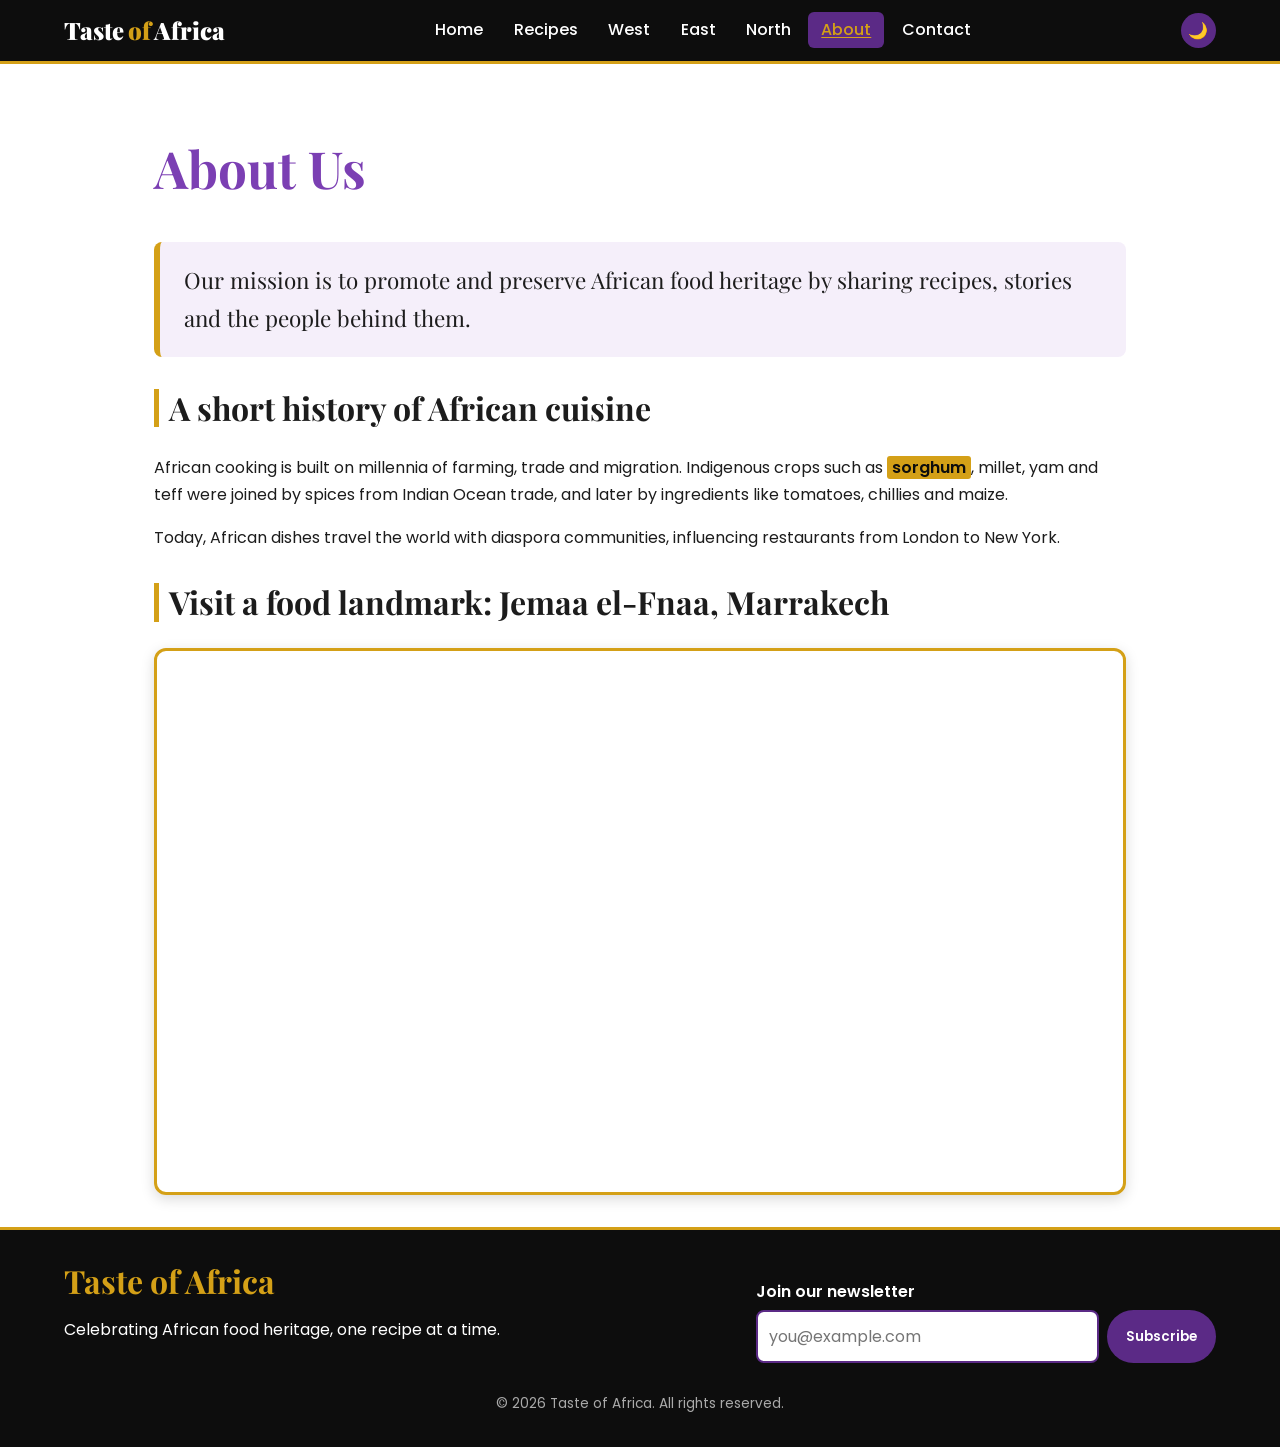
<file: about.html>
<!DOCTYPE html>
<html lang="en">
<head>
<meta charset="UTF-8">
<meta name="viewport" content="width=device-width, initial-scale=1">
<meta name="description" content="Taste of Africa: a celebration of African cuisine.">
<title>About Us | Taste of Africa</title>
<link rel="preconnect" href="https://fonts.googleapis.com">
<link href="https://fonts.googleapis.com/css2?family=Playfair+Display:wght@700;900&family=Poppins:wght@400;500;600&display=swap" rel="stylesheet">
<link rel="stylesheet" href="styles.css">
</head>
<body>
<header class="site-header">
  <a class="logo" href="index.html">Taste<span>of</span>Africa</a>
  <nav aria-label="Main navigation"><ul><li><a href="index.html">Home</a></li><li><a href="recipes.html">Recipes</a></li><li><a href="west-africa.html">West</a></li><li><a href="east-africa.html">East</a></li><li><a href="north-africa.html">North</a></li><li><a href="about.html" aria-current="page">About</a></li><li><a href="contact.html">Contact</a></li></ul></nav>
  <button id="themeToggle" class="icon-btn" aria-label="Toggle dark and light mode">🌙</button>
</header>
<main>
<section class="wrap"><h1>About Us</h1>
<blockquote class="mission">Our mission is to promote and preserve African food heritage by sharing recipes, stories and the people behind them.</blockquote>
<h2>A short history of African cuisine</h2>
<p>African cooking is built on millennia of farming, trade and migration. Indigenous crops such as <mark>sorghum</mark>, millet, yam and teff were joined by spices from Indian Ocean trade, and later by ingredients like tomatoes, chillies and maize.</p>
<p>Today, African dishes travel the world with diaspora communities, influencing restaurants from London to New York.</p>
<h2>Visit a food landmark: Jemaa el-Fnaa, Marrakech</h2><div class="video map"><iframe src="https://www.google.com/maps?q=Jemaa+el-Fnaa,+Marrakech&output=embed" title="Map of Jemaa el-Fnaa food market" loading="lazy"></iframe></div></section>
</main>
<footer class="site-footer">
  <div>
    <h2>Taste of Africa</h2>
    <p>Celebrating African food heritage, one recipe at a time.</p>
  </div>
  <form id="newsletterForm" novalidate>
    <label for="nlEmail">Join our newsletter</label>
    <div class="row"><input type="email" id="nlEmail" placeholder="you@example.com" required><button class="btn" type="submit">Subscribe</button></div>
    <p id="nlMsg" role="status"></p>
  </form>
  <p class="copy">© 2026 Taste of Africa. All rights reserved.</p>
</footer>
<script src="script.js"></script>
</body>
</html>
</file>
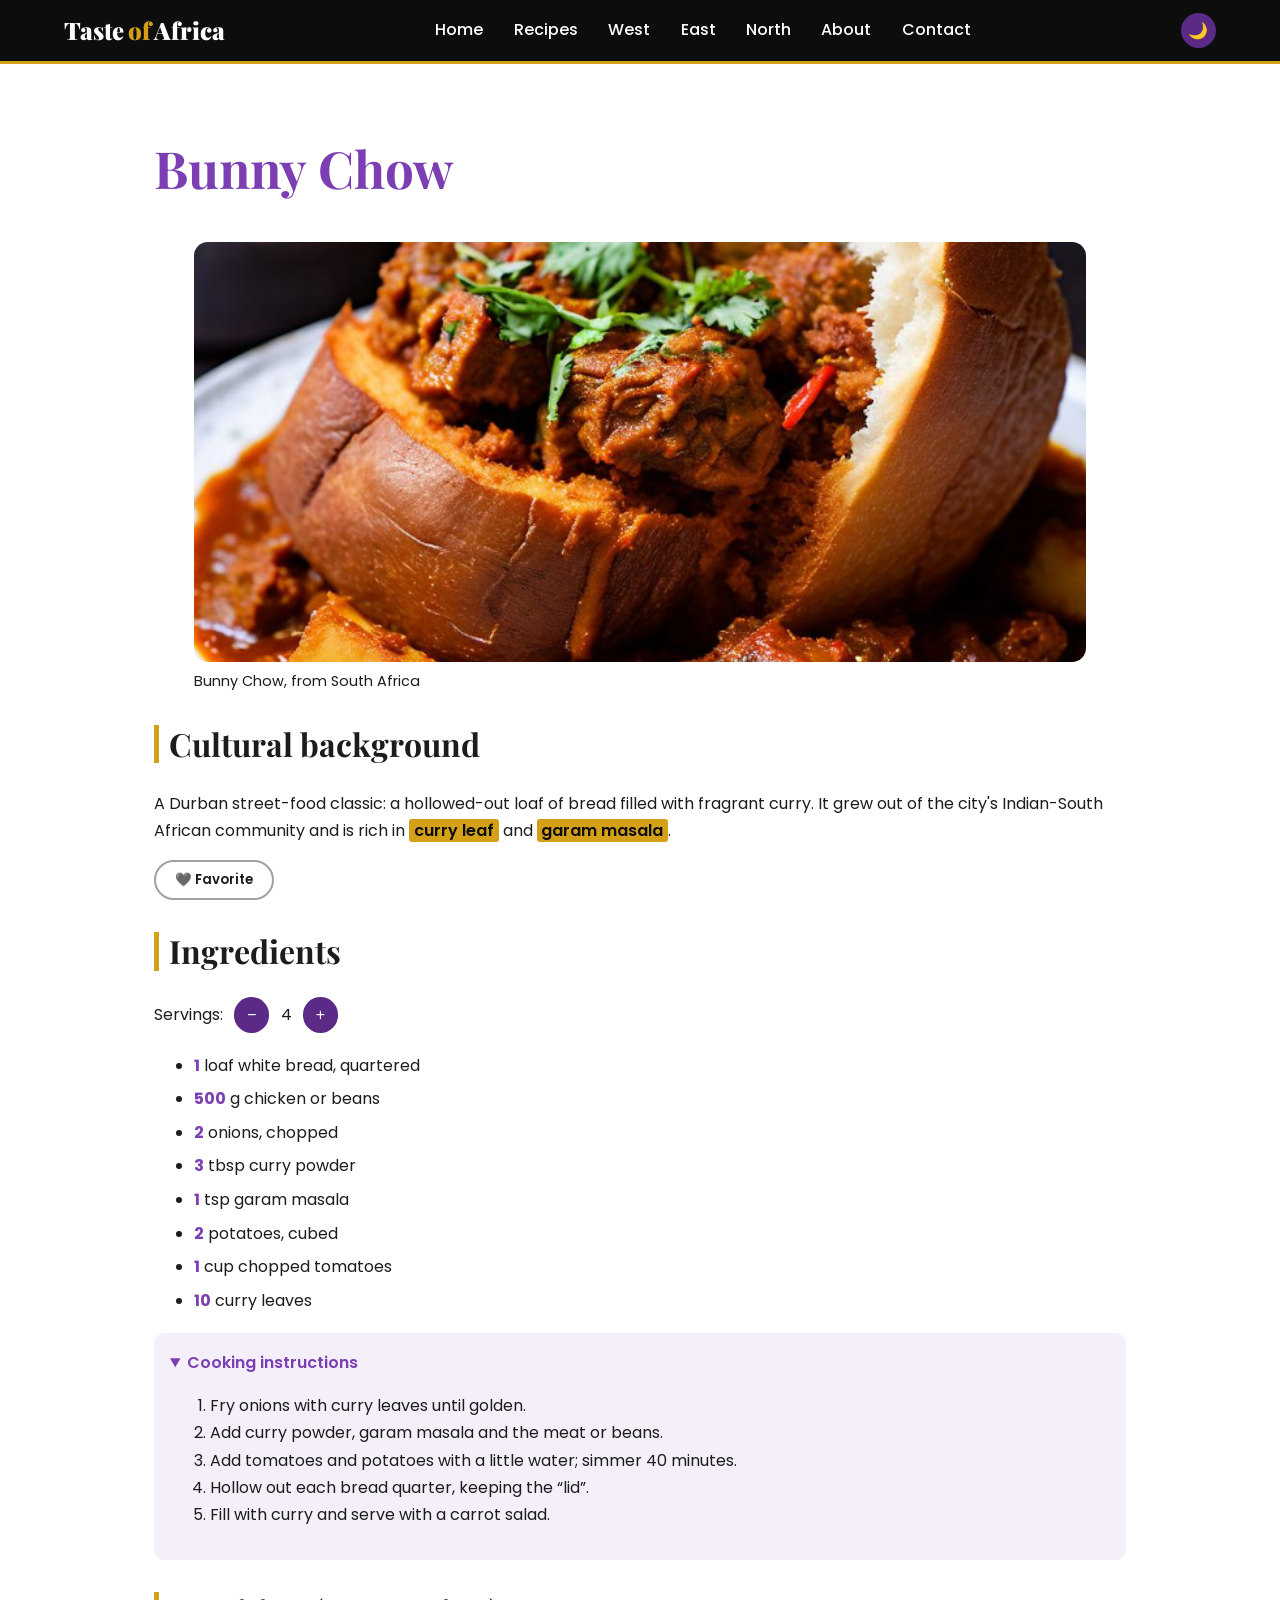
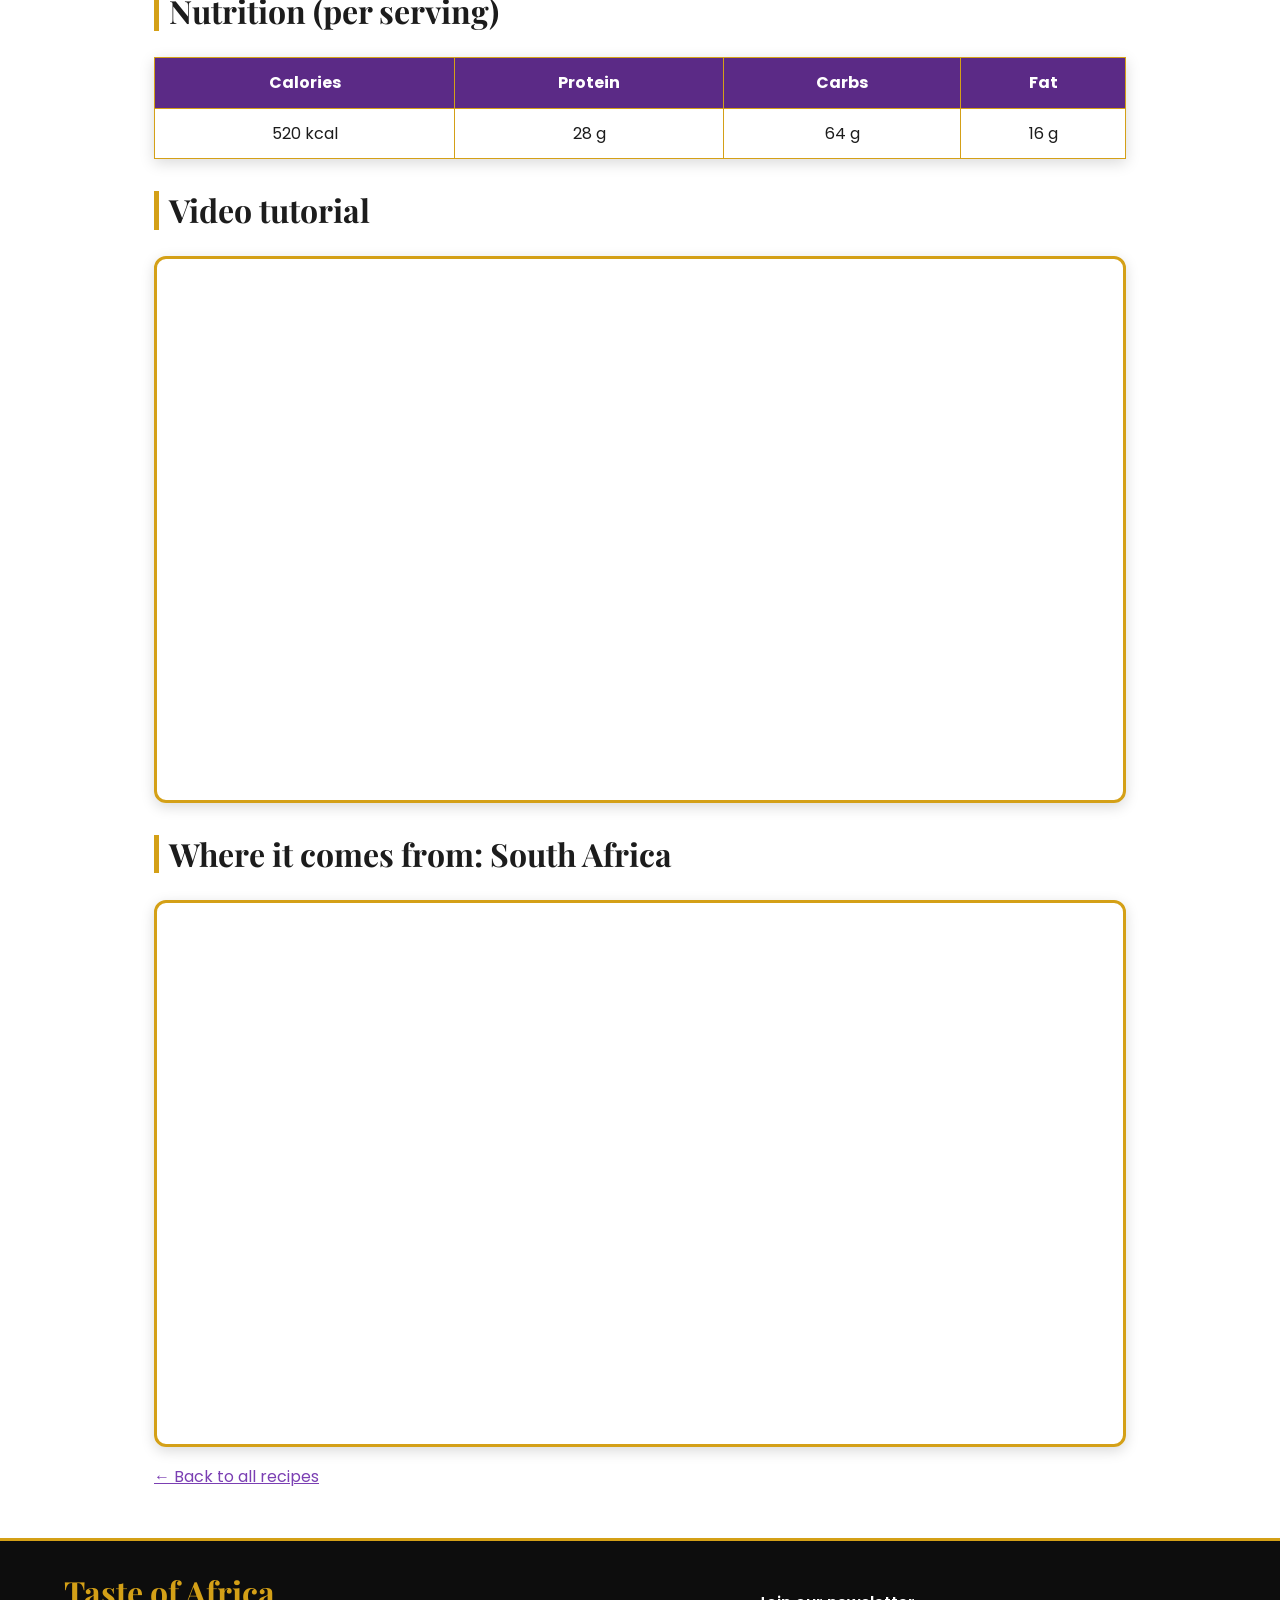
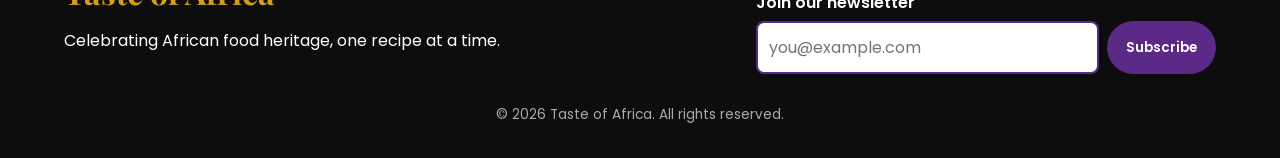
<file: bunny-chow.html>
<!DOCTYPE html>
<html lang="en">
<head>
<meta charset="UTF-8">
<meta name="viewport" content="width=device-width, initial-scale=1">
<meta name="description" content="Taste of Africa: a celebration of African cuisine.">
<title>Bunny Chow | Taste of Africa</title>
<link rel="preconnect" href="https://fonts.googleapis.com">
<link href="https://fonts.googleapis.com/css2?family=Playfair+Display:wght@700;900&family=Poppins:wght@400;500;600&display=swap" rel="stylesheet">
<link rel="stylesheet" href="styles.css">
</head>
<body>
<header class="site-header">
  <a class="logo" href="index.html">Taste<span>of</span>Africa</a>
  <nav aria-label="Main navigation"><ul><li><a href="index.html">Home</a></li><li><a href="recipes.html">Recipes</a></li><li><a href="west-africa.html">West</a></li><li><a href="east-africa.html">East</a></li><li><a href="north-africa.html">North</a></li><li><a href="about.html">About</a></li><li><a href="contact.html">Contact</a></li></ul></nav>
  <button id="themeToggle" class="icon-btn" aria-label="Toggle dark and light mode">🌙</button>
</header>
<main>
<article class="wrap recipe" data-id="bunny-chow">
<h1>Bunny Chow</h1>
<figure><img src="images/bunny-chow.jpg.png" alt="Bunny Chow served on a plate"><figcaption>Bunny Chow, from South Africa</figcaption></figure>
<section><h2>Cultural background</h2><p>A Durban street-food classic: a hollowed-out loaf of bread filled with fragrant curry. It grew out of the city's Indian-South African community and is rich in <mark>curry leaf</mark> and <mark>garam masala</mark>.</p><button class="fav" data-id="bunny-chow" aria-pressed="false">❤️ Favorite</button></section>
<section><h2>Ingredients</h2>
<div class="scaler"><label for="servings">Servings:</label><button class="icon-btn" id="minus" aria-label="Fewer servings">−</button><output id="servings" data-base="4">4</output><button class="icon-btn" id="plus" aria-label="More servings">+</button></div>
<ul class="ingredients"><li data-qty="1"><span class="q">1</span> loaf white bread, quartered</li><li data-qty="500"><span class="q">500</span> g chicken or beans</li><li data-qty="2"><span class="q">2</span> onions, chopped</li><li data-qty="3"><span class="q">3</span> tbsp curry powder</li><li data-qty="1"><span class="q">1</span> tsp garam masala</li><li data-qty="2"><span class="q">2</span> potatoes, cubed</li><li data-qty="1"><span class="q">1</span> cup chopped tomatoes</li><li data-qty="10"><span class="q">10</span> curry leaves</li></ul></section>
<section><details open><summary>Cooking instructions</summary><ol><li>Fry onions with curry leaves until golden.</li><li>Add curry powder, garam masala and the meat or beans.</li><li>Add tomatoes and potatoes with a little water; simmer 40 minutes.</li><li>Hollow out each bread quarter, keeping the “lid”.</li><li>Fill with curry and serve with a carrot salad.</li></ol></details></section>
<section><h2>Nutrition (per serving)</h2><table><thead><tr><th>Calories</th><th>Protein</th><th>Carbs</th><th>Fat</th></tr></thead><tbody><tr><td>520 kcal</td><td>28 g</td><td>64 g</td><td>16 g</td></tr></tbody></table></section>
<section><h2>Video tutorial</h2><div class="video"><iframe src="https://www.youtube-nocookie.com/embed/VIDEO_ID_BUNNY" title="How to make Bunny Chow" loading="lazy" allowfullscreen></iframe></div></section>
<section><h2>Where it comes from: South Africa</h2><div class="video map"><iframe src="https://www.google.com/maps?q=Durban,+South+Africa&output=embed" title="Map of South Africa" loading="lazy"></iframe></div></section>
<p><a href="recipes.html">← Back to all recipes</a></p></article>
</main>
<footer class="site-footer">
  <div>
    <h2>Taste of Africa</h2>
    <p>Celebrating African food heritage, one recipe at a time.</p>
  </div>
  <form id="newsletterForm" novalidate>
    <label for="nlEmail">Join our newsletter</label>
    <div class="row"><input type="email" id="nlEmail" placeholder="you@example.com" required><button class="btn" type="submit">Subscribe</button></div>
    <p id="nlMsg" role="status"></p>
  </form>
  <p class="copy">© 2026 Taste of Africa. All rights reserved.</p>
</footer>
<script src="script.js"></script>
</body>
</html>
</file>
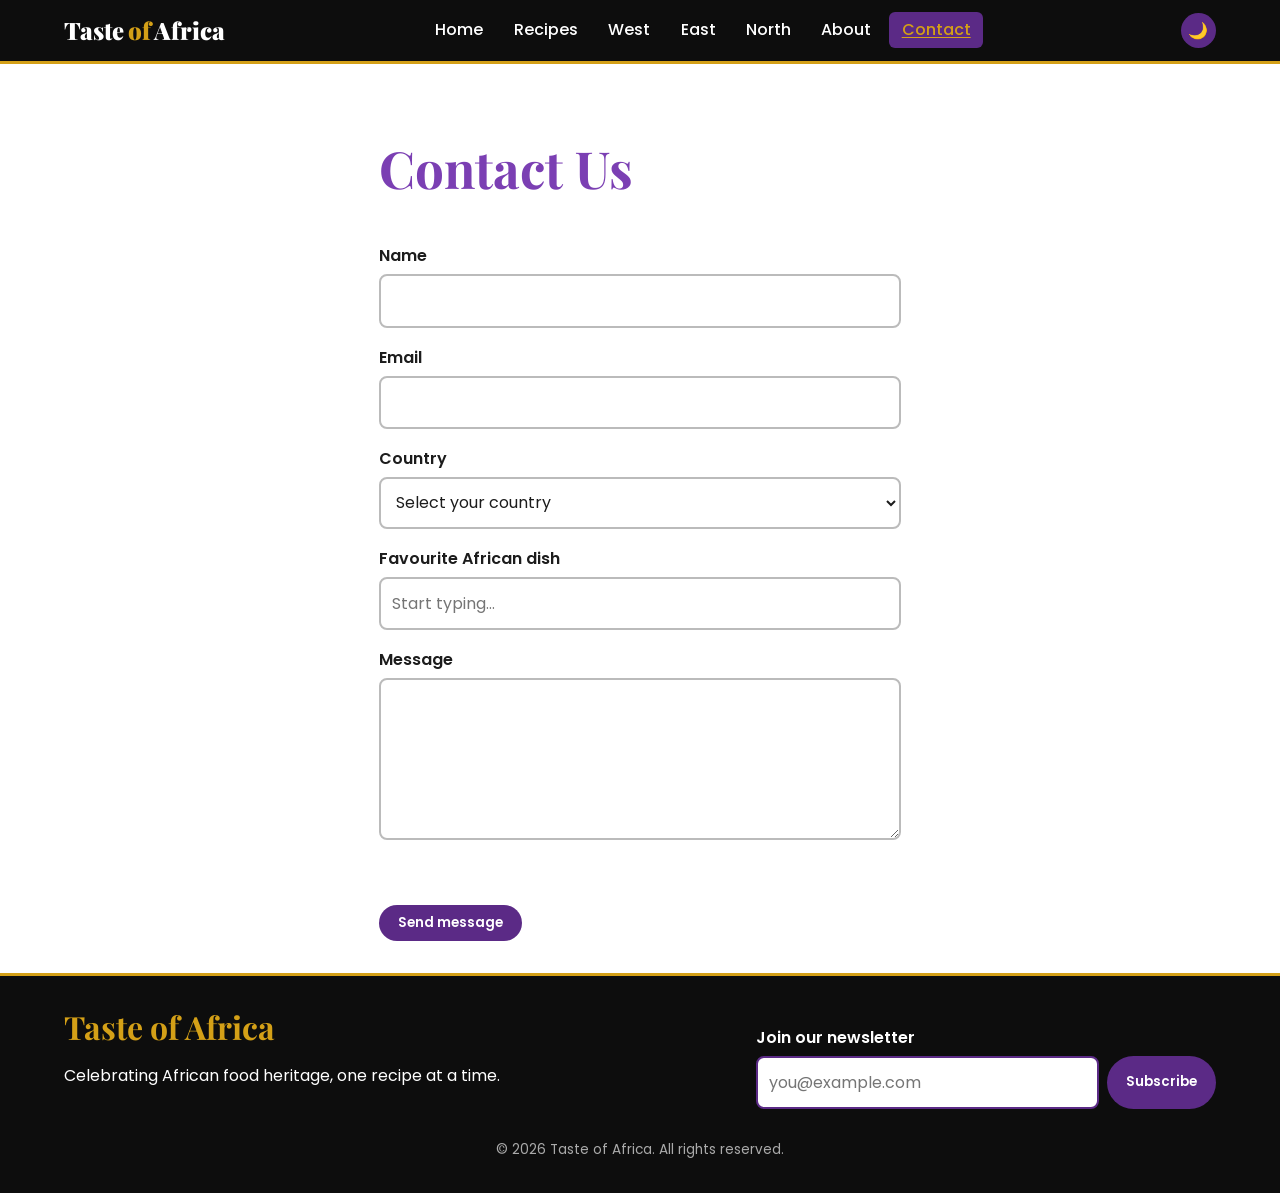
<file: contact.html>
<!DOCTYPE html>
<html lang="en">
<head>
<meta charset="UTF-8">
<meta name="viewport" content="width=device-width, initial-scale=1">
<meta name="description" content="Taste of Africa: a celebration of African cuisine.">
<title>Contact | Taste of Africa</title>
<link rel="preconnect" href="https://fonts.googleapis.com">
<link href="https://fonts.googleapis.com/css2?family=Playfair+Display:wght@700;900&family=Poppins:wght@400;500;600&display=swap" rel="stylesheet">
<link rel="stylesheet" href="styles.css">
</head>
<body>
<header class="site-header">
  <a class="logo" href="index.html">Taste<span>of</span>Africa</a>
  <nav aria-label="Main navigation"><ul><li><a href="index.html">Home</a></li><li><a href="recipes.html">Recipes</a></li><li><a href="west-africa.html">West</a></li><li><a href="east-africa.html">East</a></li><li><a href="north-africa.html">North</a></li><li><a href="about.html">About</a></li><li><a href="contact.html" aria-current="page">Contact</a></li></ul></nav>
  <button id="themeToggle" class="icon-btn" aria-label="Toggle dark and light mode">🌙</button>
</header>
<main>
<section class="wrap narrow"><h1>Contact Us</h1>
<form id="contactForm" novalidate>
<label for="name">Name</label><input type="text" id="name" required>
<label for="email">Email</label><input type="email" id="email" required>
<label for="country">Country</label><select id="country" required><option value="">Select your country</option><option>Rwanda</option><option>Nigeria</option><option>Kenya</option><option>Ghana</option><option>Ethiopia</option><option>Morocco</option><option>South Africa</option><option>Egypt</option><option>Other</option></select>
<label for="dish">Favourite African dish</label><input type="text" id="dish" list="dishes" placeholder="Start typing…"><datalist id="dishes"><option value="Jollof Rice"><option value="Injera"><option value="Tagine"><option value="Bunny Chow"><option value="Isombe"></datalist>
<label for="message">Message</label><textarea id="message" rows="5" required></textarea>
<p id="formError" class="error" role="alert"></p>
<button class="btn" type="submit">Send message</button>
</form><p id="thanks" class="thanks hidden" role="status"></p></section>
</main>
<footer class="site-footer">
  <div>
    <h2>Taste of Africa</h2>
    <p>Celebrating African food heritage, one recipe at a time.</p>
  </div>
  <form id="newsletterForm" novalidate>
    <label for="nlEmail">Join our newsletter</label>
    <div class="row"><input type="email" id="nlEmail" placeholder="you@example.com" required><button class="btn" type="submit">Subscribe</button></div>
    <p id="nlMsg" role="status"></p>
  </form>
  <p class="copy">© 2026 Taste of Africa. All rights reserved.</p>
</footer>
<script src="script.js"></script>
</body>
</html>
</file>
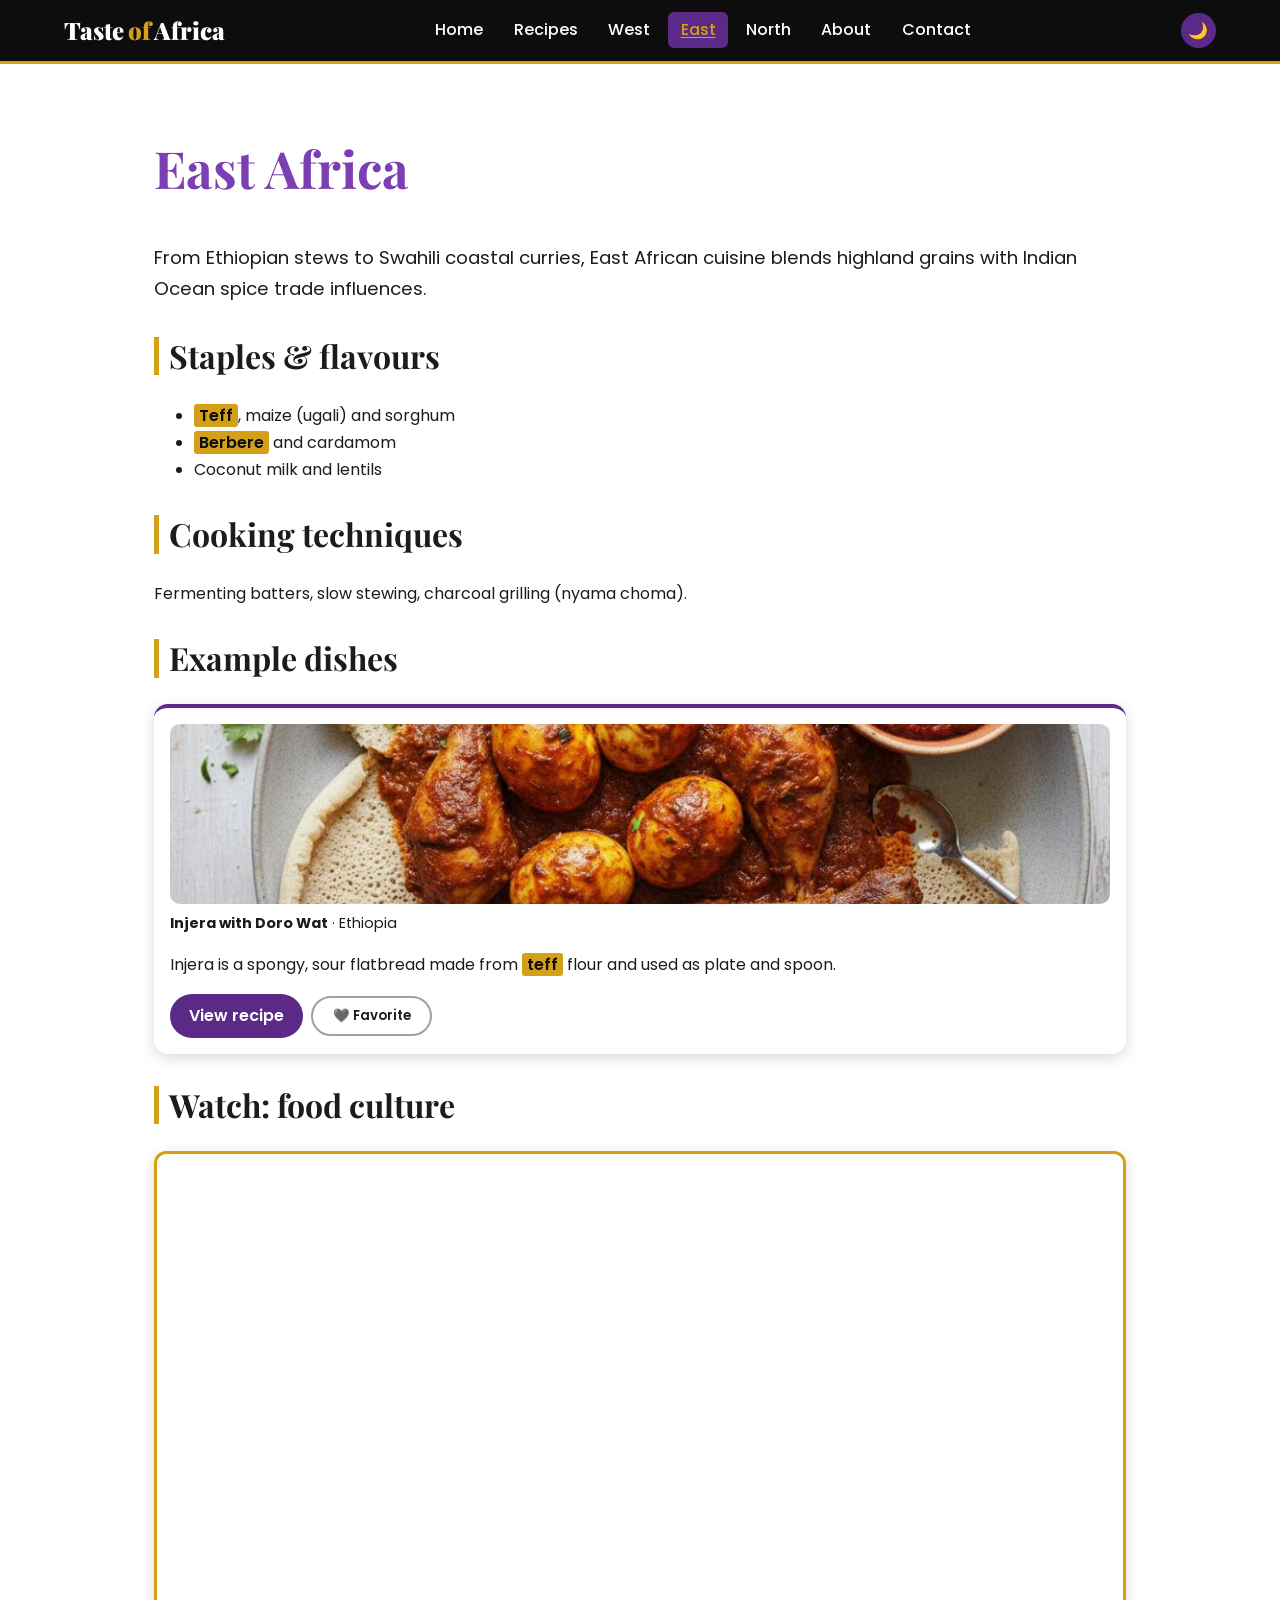
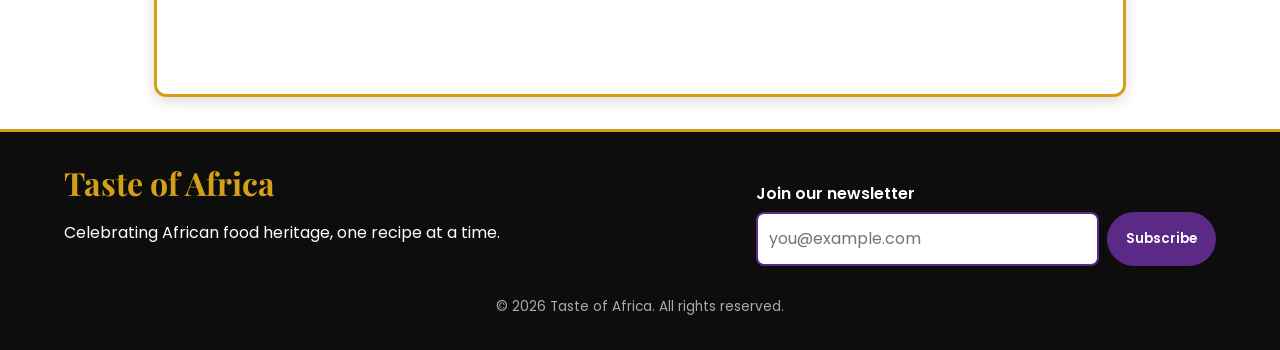
<file: east-africa.html>
<!DOCTYPE html>
<html lang="en">
<head>
<meta charset="UTF-8">
<meta name="viewport" content="width=device-width, initial-scale=1">
<meta name="description" content="Taste of Africa: a celebration of African cuisine.">
<title>East Africa | Taste of Africa</title>
<link rel="preconnect" href="https://fonts.googleapis.com">
<link href="https://fonts.googleapis.com/css2?family=Playfair+Display:wght@700;900&family=Poppins:wght@400;500;600&display=swap" rel="stylesheet">
<link rel="stylesheet" href="styles.css">
</head>
<body>
<header class="site-header">
  <a class="logo" href="index.html">Taste<span>of</span>Africa</a>
  <nav aria-label="Main navigation"><ul><li><a href="index.html">Home</a></li><li><a href="recipes.html">Recipes</a></li><li><a href="west-africa.html">West</a></li><li><a href="east-africa.html" aria-current="page">East</a></li><li><a href="north-africa.html">North</a></li><li><a href="about.html">About</a></li><li><a href="contact.html">Contact</a></li></ul></nav>
  <button id="themeToggle" class="icon-btn" aria-label="Toggle dark and light mode">🌙</button>
</header>
<main>
<section class="wrap"><h1>East Africa</h1><p class="lead">From Ethiopian stews to Swahili coastal curries, East African cuisine blends highland grains with Indian Ocean spice trade influences.</p>
<h2>Staples &amp; flavours</h2><ul><li><mark>Teff</mark>, maize (ugali) and sorghum</li><li><mark>Berbere</mark> and cardamom</li><li>Coconut milk and lentils</li></ul>
<h2>Cooking techniques</h2><p>Fermenting batters, slow stewing, charcoal grilling (nyama choma).</p>
<h2>Example dishes</h2><div class="grid"><article class="card" data-id="injera" data-region="east-africa">
<figure><img src="images/injera.jpg.png" alt="Injera with Doro Wat served on a plate" loading="lazy"><figcaption><strong>Injera with Doro Wat</strong> · Ethiopia</figcaption></figure>
<p>Injera is a spongy, sour flatbread made from <mark>teff</mark> flour and used as plate and spoon.</p>
<div class="card-actions"><a class="btn" href="injera.html">View recipe</a><button class="fav" data-id="injera" aria-pressed="false" aria-label="Favorite Injera with Doro Wat">❤️ Favorite</button></div>
</article></div>
<h2>Watch: food culture</h2><div class="video"><iframe src="https://www.youtube-nocookie.com/embed/VIDEO_ID_EAST" title="East Africa food culture" loading="lazy" allowfullscreen></iframe></div></section>
</main>
<footer class="site-footer">
  <div>
    <h2>Taste of Africa</h2>
    <p>Celebrating African food heritage, one recipe at a time.</p>
  </div>
  <form id="newsletterForm" novalidate>
    <label for="nlEmail">Join our newsletter</label>
    <div class="row"><input type="email" id="nlEmail" placeholder="you@example.com" required><button class="btn" type="submit">Subscribe</button></div>
    <p id="nlMsg" role="status"></p>
  </form>
  <p class="copy">© 2026 Taste of Africa. All rights reserved.</p>
</footer>
<script src="script.js"></script>
</body>
</html>
</file>
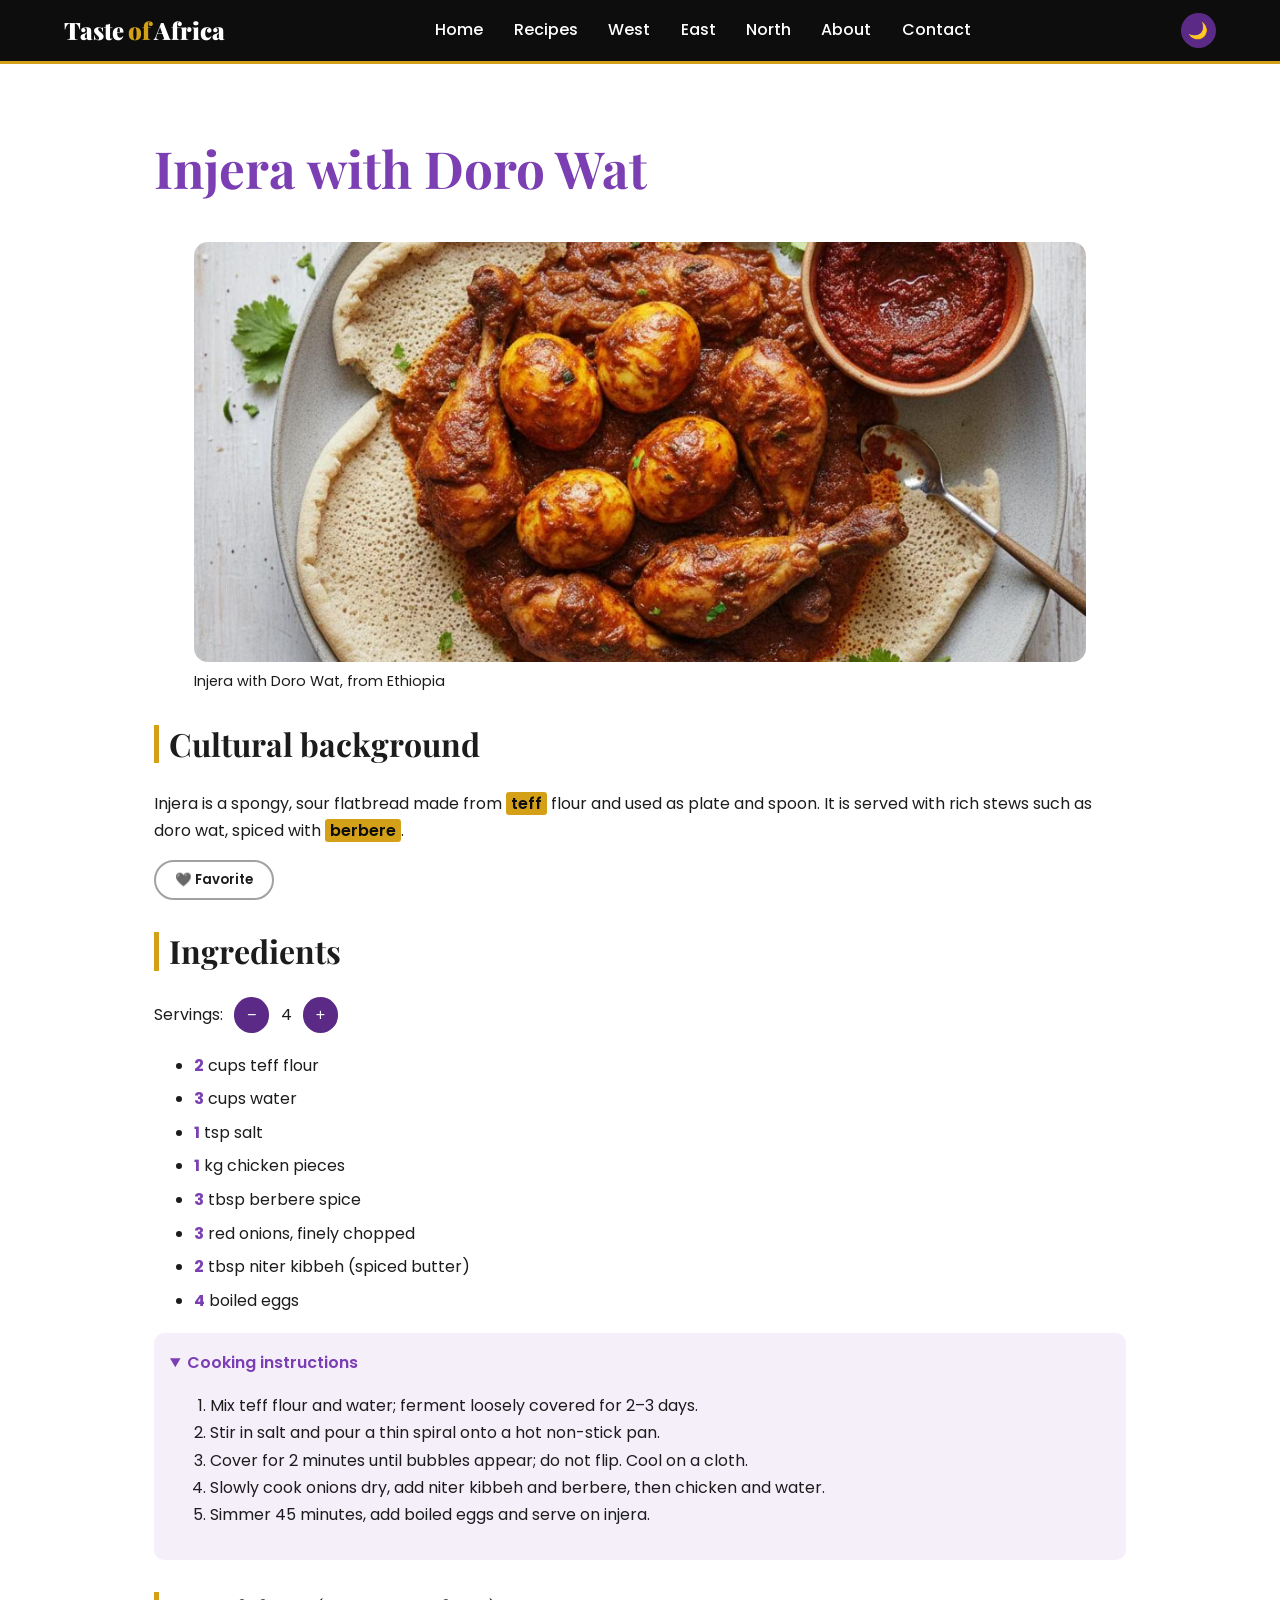
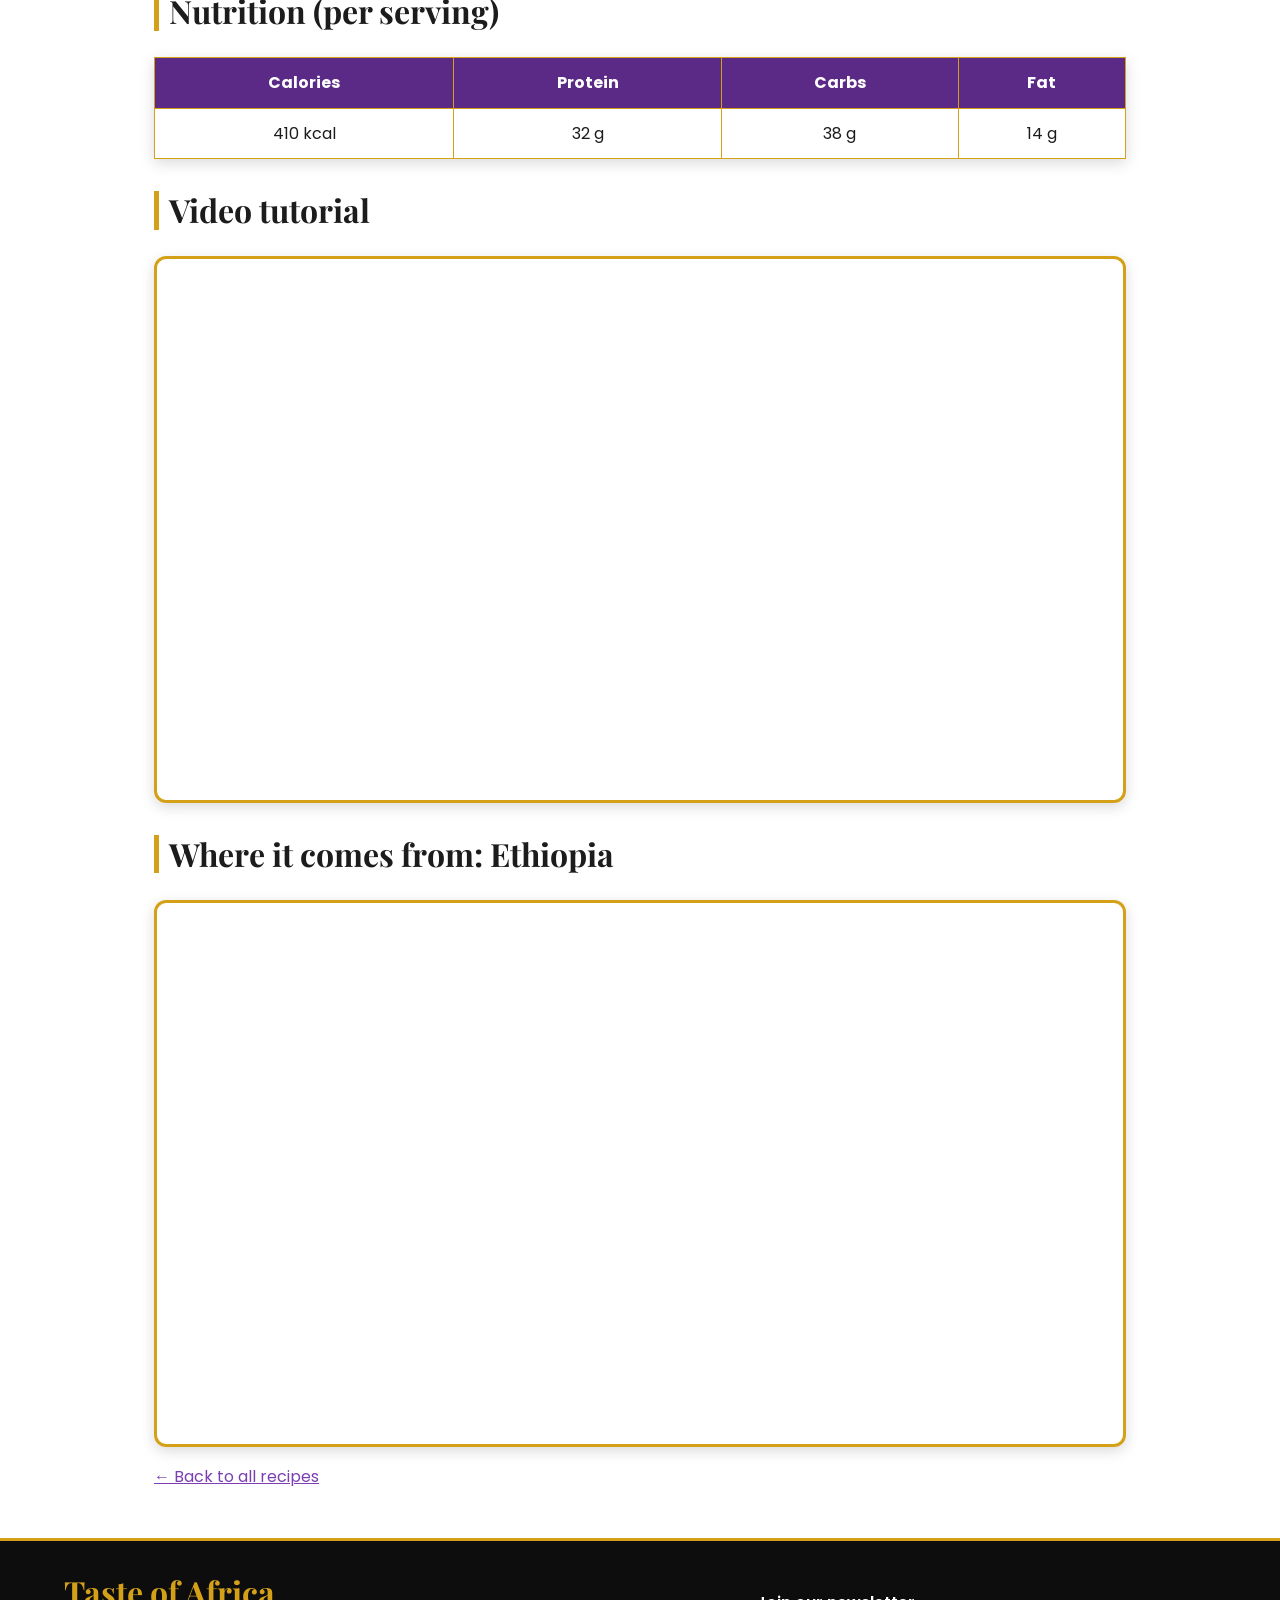
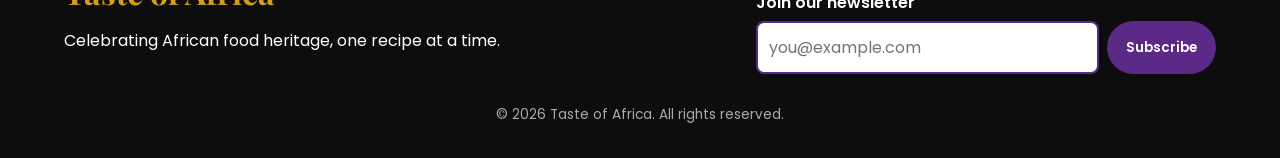
<file: injera.html>
<!DOCTYPE html>
<html lang="en">
<head>
<meta charset="UTF-8">
<meta name="viewport" content="width=device-width, initial-scale=1">
<meta name="description" content="Taste of Africa: a celebration of African cuisine.">
<title>Injera with Doro Wat | Taste of Africa</title>
<link rel="preconnect" href="https://fonts.googleapis.com">
<link href="https://fonts.googleapis.com/css2?family=Playfair+Display:wght@700;900&family=Poppins:wght@400;500;600&display=swap" rel="stylesheet">
<link rel="stylesheet" href="styles.css">
</head>
<body>
<header class="site-header">
  <a class="logo" href="index.html">Taste<span>of</span>Africa</a>
  <nav aria-label="Main navigation"><ul><li><a href="index.html">Home</a></li><li><a href="recipes.html">Recipes</a></li><li><a href="west-africa.html">West</a></li><li><a href="east-africa.html">East</a></li><li><a href="north-africa.html">North</a></li><li><a href="about.html">About</a></li><li><a href="contact.html">Contact</a></li></ul></nav>
  <button id="themeToggle" class="icon-btn" aria-label="Toggle dark and light mode">🌙</button>
</header>
<main>
<article class="wrap recipe" data-id="injera">
<h1>Injera with Doro Wat</h1>
<figure><img src="images/injera.jpg.png" alt="Injera with Doro Wat served on a plate"><figcaption>Injera with Doro Wat, from Ethiopia</figcaption></figure>
<section><h2>Cultural background</h2><p>Injera is a spongy, sour flatbread made from <mark>teff</mark> flour and used as plate and spoon. It is served with rich stews such as doro wat, spiced with <mark>berbere</mark>.</p><button class="fav" data-id="injera" aria-pressed="false">❤️ Favorite</button></section>
<section><h2>Ingredients</h2>
<div class="scaler"><label for="servings">Servings:</label><button class="icon-btn" id="minus" aria-label="Fewer servings">−</button><output id="servings" data-base="4">4</output><button class="icon-btn" id="plus" aria-label="More servings">+</button></div>
<ul class="ingredients"><li data-qty="2"><span class="q">2</span> cups teff flour</li><li data-qty="3"><span class="q">3</span> cups water</li><li data-qty="1"><span class="q">1</span> tsp salt</li><li data-qty="1"><span class="q">1</span> kg chicken pieces</li><li data-qty="3"><span class="q">3</span> tbsp berbere spice</li><li data-qty="3"><span class="q">3</span> red onions, finely chopped</li><li data-qty="2"><span class="q">2</span> tbsp niter kibbeh (spiced butter)</li><li data-qty="4"><span class="q">4</span> boiled eggs</li></ul></section>
<section><details open><summary>Cooking instructions</summary><ol><li>Mix teff flour and water; ferment loosely covered for 2–3 days.</li><li>Stir in salt and pour a thin spiral onto a hot non-stick pan.</li><li>Cover for 2 minutes until bubbles appear; do not flip. Cool on a cloth.</li><li>Slowly cook onions dry, add niter kibbeh and berbere, then chicken and water.</li><li>Simmer 45 minutes, add boiled eggs and serve on injera.</li></ol></details></section>
<section><h2>Nutrition (per serving)</h2><table><thead><tr><th>Calories</th><th>Protein</th><th>Carbs</th><th>Fat</th></tr></thead><tbody><tr><td>410 kcal</td><td>32 g</td><td>38 g</td><td>14 g</td></tr></tbody></table></section>
<section><h2>Video tutorial</h2><div class="video"><iframe src="https://www.youtube-nocookie.com/embed/VIDEO_ID_INJERA" title="How to make Injera with Doro Wat" loading="lazy" allowfullscreen></iframe></div></section>
<section><h2>Where it comes from: Ethiopia</h2><div class="video map"><iframe src="https://www.google.com/maps?q=Addis+Ababa,+Ethiopia&output=embed" title="Map of Ethiopia" loading="lazy"></iframe></div></section>
<p><a href="recipes.html">← Back to all recipes</a></p></article>
</main>
<footer class="site-footer">
  <div>
    <h2>Taste of Africa</h2>
    <p>Celebrating African food heritage, one recipe at a time.</p>
  </div>
  <form id="newsletterForm" novalidate>
    <label for="nlEmail">Join our newsletter</label>
    <div class="row"><input type="email" id="nlEmail" placeholder="you@example.com" required><button class="btn" type="submit">Subscribe</button></div>
    <p id="nlMsg" role="status"></p>
  </form>
  <p class="copy">© 2026 Taste of Africa. All rights reserved.</p>
</footer>
<script src="script.js"></script>
</body>
</html>
</file>
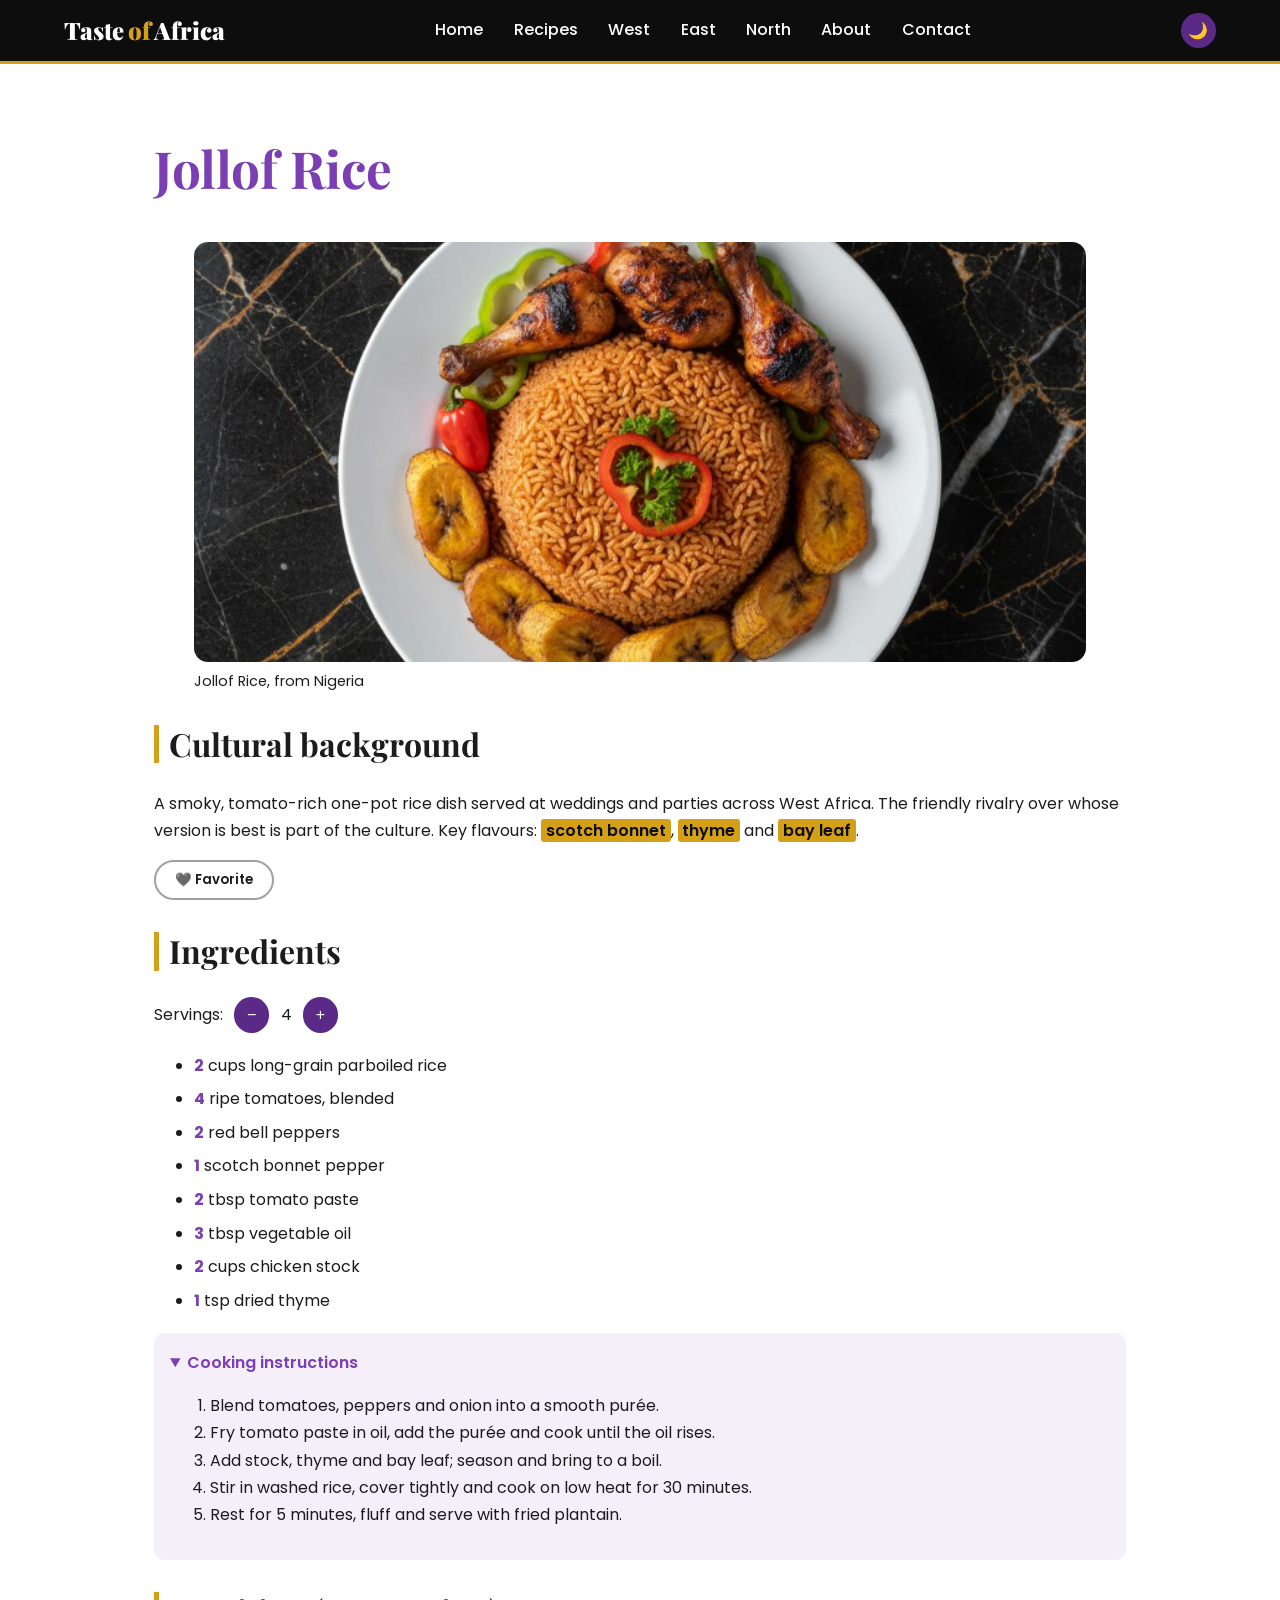
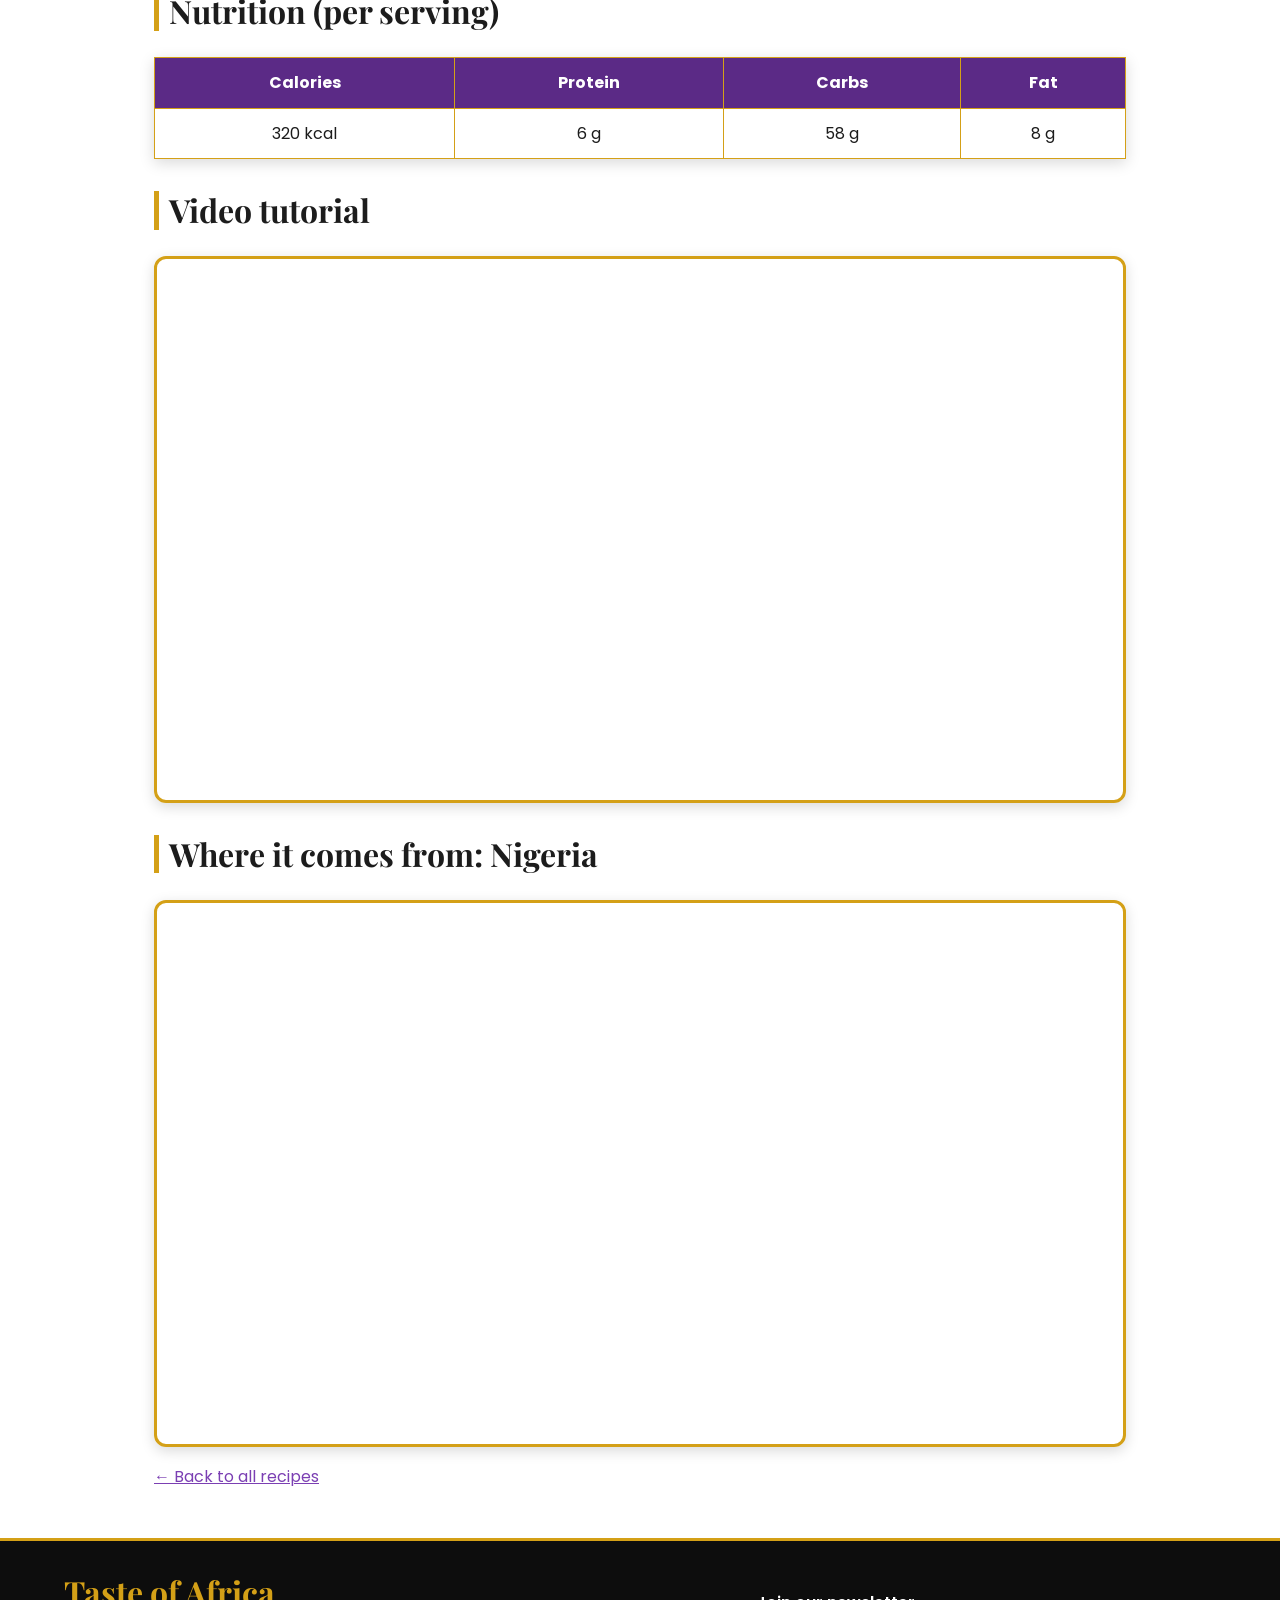
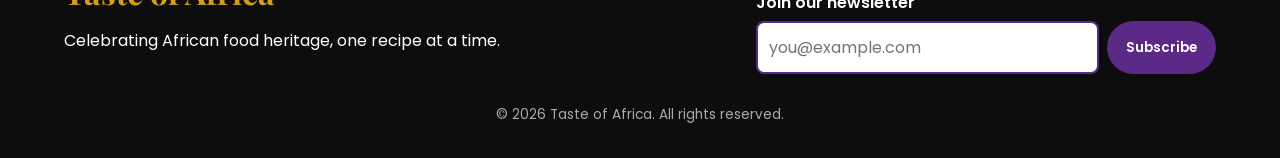
<file: jollof-rice.html>
<!DOCTYPE html>
<html lang="en">
<head>
<meta charset="UTF-8">
<meta name="viewport" content="width=device-width, initial-scale=1">
<meta name="description" content="Taste of Africa: a celebration of African cuisine.">
<title>Jollof Rice | Taste of Africa</title>
<link rel="preconnect" href="https://fonts.googleapis.com">
<link href="https://fonts.googleapis.com/css2?family=Playfair+Display:wght@700;900&family=Poppins:wght@400;500;600&display=swap" rel="stylesheet">
<link rel="stylesheet" href="styles.css">
</head>
<body>
<header class="site-header">
  <a class="logo" href="index.html">Taste<span>of</span>Africa</a>
  <nav aria-label="Main navigation"><ul><li><a href="index.html">Home</a></li><li><a href="recipes.html">Recipes</a></li><li><a href="west-africa.html">West</a></li><li><a href="east-africa.html">East</a></li><li><a href="north-africa.html">North</a></li><li><a href="about.html">About</a></li><li><a href="contact.html">Contact</a></li></ul></nav>
  <button id="themeToggle" class="icon-btn" aria-label="Toggle dark and light mode">🌙</button>
</header>
<main>
<article class="wrap recipe" data-id="jollof-rice">
<h1>Jollof Rice</h1>
<figure><img src="images/jollof-rice.jpg.png" alt="Jollof Rice served on a plate"><figcaption>Jollof Rice, from Nigeria</figcaption></figure>
<section><h2>Cultural background</h2><p>A smoky, tomato-rich one-pot rice dish served at weddings and parties across West Africa. The friendly rivalry over whose version is best is part of the culture. Key flavours: <mark>scotch bonnet</mark>, <mark>thyme</mark> and <mark>bay leaf</mark>.</p><button class="fav" data-id="jollof-rice" aria-pressed="false">❤️ Favorite</button></section>
<section><h2>Ingredients</h2>
<div class="scaler"><label for="servings">Servings:</label><button class="icon-btn" id="minus" aria-label="Fewer servings">−</button><output id="servings" data-base="4">4</output><button class="icon-btn" id="plus" aria-label="More servings">+</button></div>
<ul class="ingredients"><li data-qty="2"><span class="q">2</span> cups long-grain parboiled rice</li><li data-qty="4"><span class="q">4</span> ripe tomatoes, blended</li><li data-qty="2"><span class="q">2</span> red bell peppers</li><li data-qty="1"><span class="q">1</span> scotch bonnet pepper</li><li data-qty="2"><span class="q">2</span> tbsp tomato paste</li><li data-qty="3"><span class="q">3</span> tbsp vegetable oil</li><li data-qty="2"><span class="q">2</span> cups chicken stock</li><li data-qty="1"><span class="q">1</span> tsp dried thyme</li></ul></section>
<section><details open><summary>Cooking instructions</summary><ol><li>Blend tomatoes, peppers and onion into a smooth purée.</li><li>Fry tomato paste in oil, add the purée and cook until the oil rises.</li><li>Add stock, thyme and bay leaf; season and bring to a boil.</li><li>Stir in washed rice, cover tightly and cook on low heat for 30 minutes.</li><li>Rest for 5 minutes, fluff and serve with fried plantain.</li></ol></details></section>
<section><h2>Nutrition (per serving)</h2><table><thead><tr><th>Calories</th><th>Protein</th><th>Carbs</th><th>Fat</th></tr></thead><tbody><tr><td>320 kcal</td><td>6 g</td><td>58 g</td><td>8 g</td></tr></tbody></table></section>
<section><h2>Video tutorial</h2><div class="video"><iframe src="https://www.youtube-nocookie.com/embed/VIDEO_ID_JOLLOF" title="How to make Jollof Rice" loading="lazy" allowfullscreen></iframe></div></section>
<section><h2>Where it comes from: Nigeria</h2><div class="video map"><iframe src="https://www.google.com/maps?q=Lagos,+Nigeria&output=embed" title="Map of Nigeria" loading="lazy"></iframe></div></section>
<p><a href="recipes.html">← Back to all recipes</a></p></article>
</main>
<footer class="site-footer">
  <div>
    <h2>Taste of Africa</h2>
    <p>Celebrating African food heritage, one recipe at a time.</p>
  </div>
  <form id="newsletterForm" novalidate>
    <label for="nlEmail">Join our newsletter</label>
    <div class="row"><input type="email" id="nlEmail" placeholder="you@example.com" required><button class="btn" type="submit">Subscribe</button></div>
    <p id="nlMsg" role="status"></p>
  </form>
  <p class="copy">© 2026 Taste of Africa. All rights reserved.</p>
</footer>
<script src="script.js"></script>
</body>
</html>
</file>
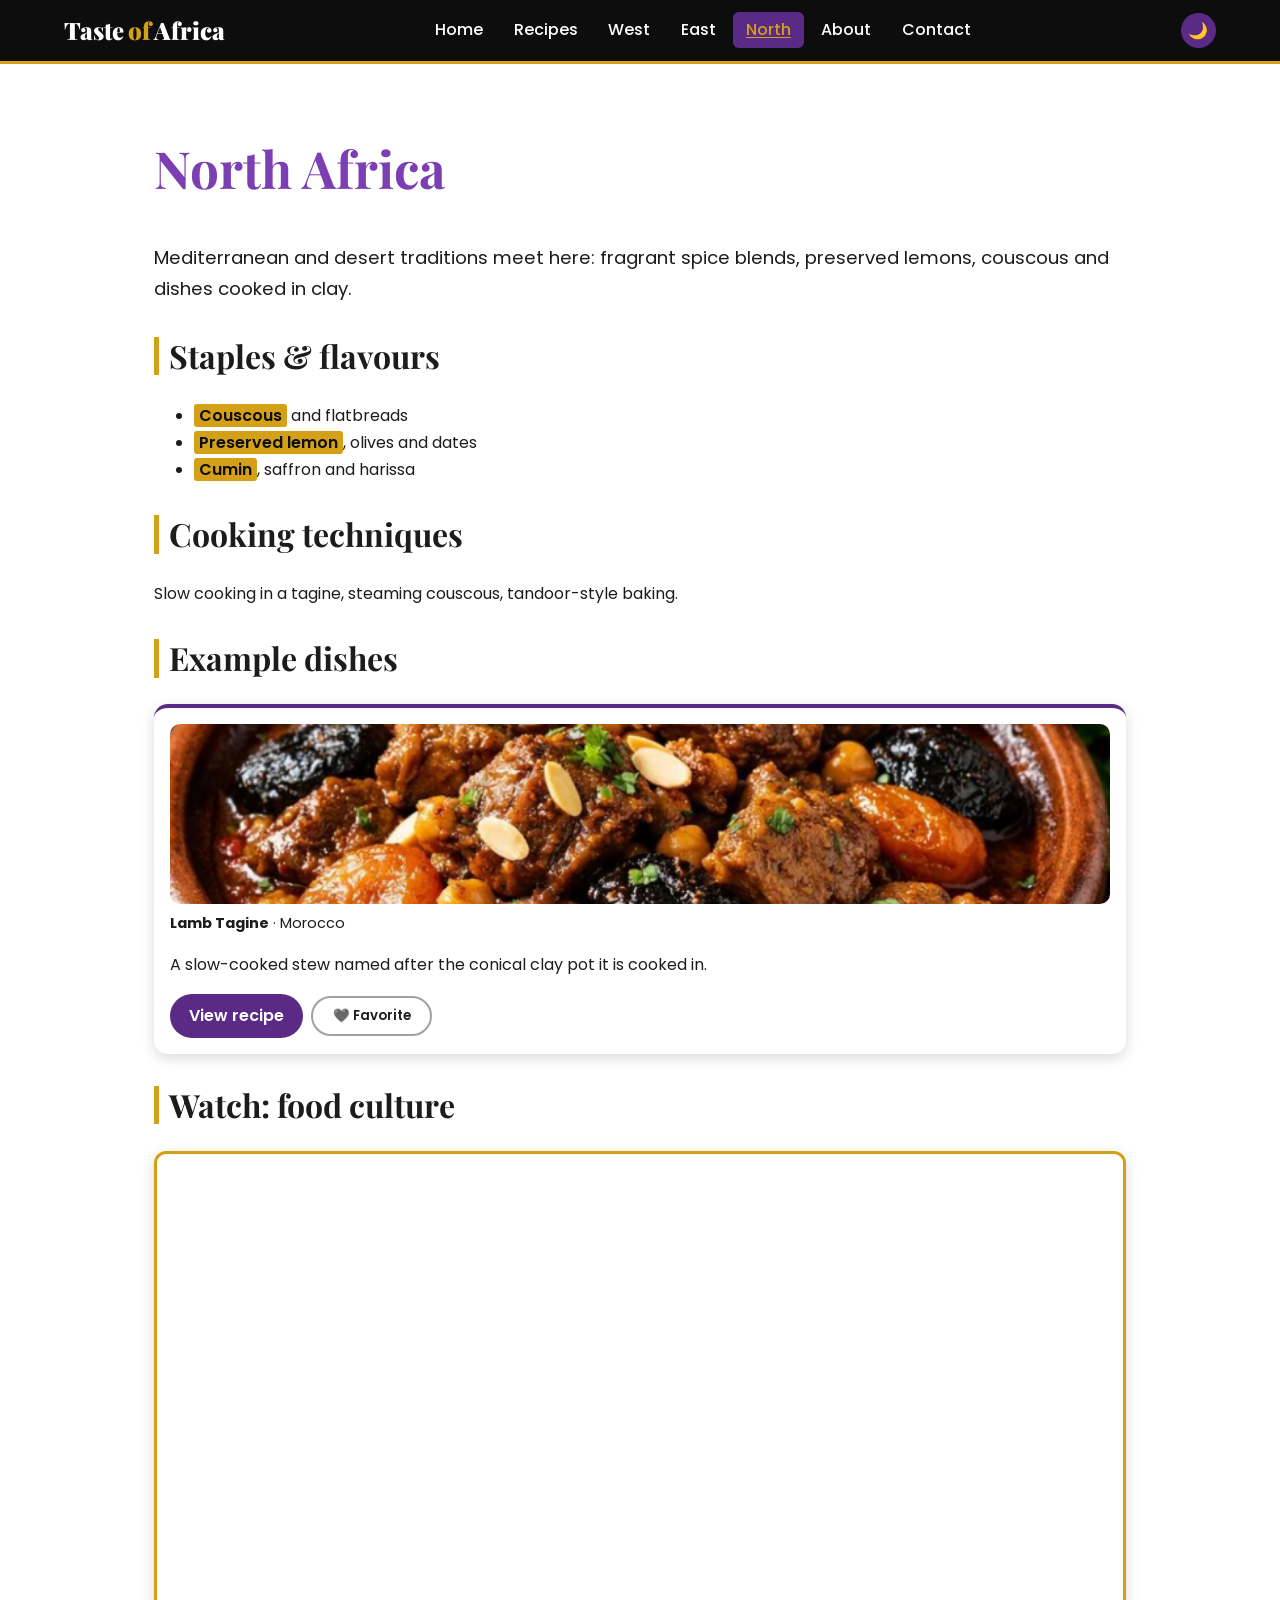
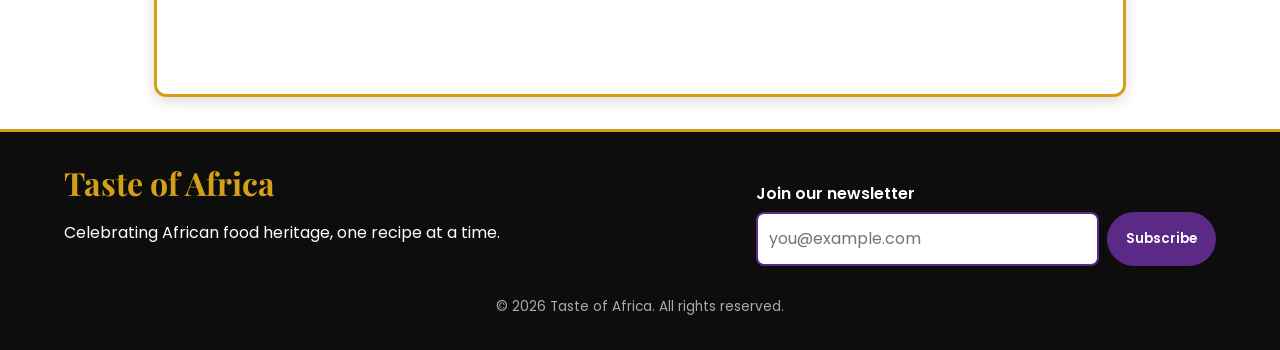
<file: north-africa.html>
<!DOCTYPE html>
<html lang="en">
<head>
<meta charset="UTF-8">
<meta name="viewport" content="width=device-width, initial-scale=1">
<meta name="description" content="Taste of Africa: a celebration of African cuisine.">
<title>North Africa | Taste of Africa</title>
<link rel="preconnect" href="https://fonts.googleapis.com">
<link href="https://fonts.googleapis.com/css2?family=Playfair+Display:wght@700;900&family=Poppins:wght@400;500;600&display=swap" rel="stylesheet">
<link rel="stylesheet" href="styles.css">
</head>
<body>
<header class="site-header">
  <a class="logo" href="index.html">Taste<span>of</span>Africa</a>
  <nav aria-label="Main navigation"><ul><li><a href="index.html">Home</a></li><li><a href="recipes.html">Recipes</a></li><li><a href="west-africa.html">West</a></li><li><a href="east-africa.html">East</a></li><li><a href="north-africa.html" aria-current="page">North</a></li><li><a href="about.html">About</a></li><li><a href="contact.html">Contact</a></li></ul></nav>
  <button id="themeToggle" class="icon-btn" aria-label="Toggle dark and light mode">🌙</button>
</header>
<main>
<section class="wrap"><h1>North Africa</h1><p class="lead">Mediterranean and desert traditions meet here: fragrant spice blends, preserved lemons, couscous and dishes cooked in clay.</p>
<h2>Staples &amp; flavours</h2><ul><li><mark>Couscous</mark> and flatbreads</li><li><mark>Preserved lemon</mark>, olives and dates</li><li><mark>Cumin</mark>, saffron and harissa</li></ul>
<h2>Cooking techniques</h2><p>Slow cooking in a tagine, steaming couscous, tandoor-style baking.</p>
<h2>Example dishes</h2><div class="grid"><article class="card" data-id="tagine" data-region="north-africa">
<figure><img src="images/tangine.jpg.png" alt="Lamb Tagine served on a plate" loading="lazy"><figcaption><strong>Lamb Tagine</strong> · Morocco</figcaption></figure>
<p>A slow-cooked stew named after the conical clay pot it is cooked in.</p>
<div class="card-actions"><a class="btn" href="tagine.html">View recipe</a><button class="fav" data-id="tagine" aria-pressed="false" aria-label="Favorite Lamb Tagine">❤️ Favorite</button></div>
</article></div>
<h2>Watch: food culture</h2><div class="video"><iframe src="https://www.youtube-nocookie.com/embed/VIDEO_ID_NORTH" title="North Africa food culture" loading="lazy" allowfullscreen></iframe></div></section>
</main>
<footer class="site-footer">
  <div>
    <h2>Taste of Africa</h2>
    <p>Celebrating African food heritage, one recipe at a time.</p>
  </div>
  <form id="newsletterForm" novalidate>
    <label for="nlEmail">Join our newsletter</label>
    <div class="row"><input type="email" id="nlEmail" placeholder="you@example.com" required><button class="btn" type="submit">Subscribe</button></div>
    <p id="nlMsg" role="status"></p>
  </form>
  <p class="copy">© 2026 Taste of Africa. All rights reserved.</p>
</footer>
<script src="script.js"></script>
</body>
</html>
</file>
<file: styles.css>
/* Taste of Africa - palette: black, purple, gold, white */
:root{--black:#0d0d0d;--purple:#5b2a86;--purple-l:#7b3fb3;--gold:#d4a017;--white:#fff;
--bg:#fff;--text:#1c1c1c;--card:#fff;--alt:#f5effa;--shadow:0 4px 14px rgba(0,0,0,.15)}
[data-theme="dark"]{--bg:#0d0d0d;--text:#f2f2f2;--card:#1a1226;--alt:#150d1f}
*{box-sizing:border-box}
html{font-size:100%}
body{margin:0;font-family:'Poppins',sans-serif;line-height:1.7;background:var(--bg);color:var(--text);transition:background .3s,color .3s}
h1,h2,h3,.logo{font-family:'Playfair Display',serif;line-height:1.2}
h1{font-size:clamp(2rem,5vw,3.2rem);color:var(--purple-l)}
h2{font-size:clamp(1.5rem,3vw,2rem);border-left:5px solid var(--gold);padding-left:.6rem;margin-top:2rem}
a{color:var(--purple-l)}
img{max-width:100%;height:auto;display:block}
mark{background:var(--gold);color:var(--black);padding:0 .3em;border-radius:3px;font-weight:600}
.hidden{display:none!important}
/* header / nav */
.site-header{background:var(--black);display:flex;flex-wrap:wrap;align-items:center;justify-content:space-between;gap:.5rem 1rem;padding:.8rem 5%;position:sticky;top:0;z-index:10;border-bottom:3px solid var(--gold)}
.logo{color:var(--white);font-size:1.5rem;font-weight:900;text-decoration:none}.logo span{color:var(--gold);margin:0 .15em}
nav ul{list-style:none;display:flex;flex-wrap:wrap;gap:.3rem;margin:0;padding:0}
nav a{color:var(--white);text-decoration:none;padding:.4rem .8rem;border-radius:6px;font-weight:500;transition:.2s}
nav a:hover,nav a[aria-current]{background:var(--purple);color:var(--gold);text-decoration:underline}
.icon-btn{background:var(--purple);color:#fff;border:0;border-radius:50%;width:2.2rem;height:2.2rem;cursor:pointer;font-size:1rem}
.icon-btn:hover{background:var(--gold);color:#000}
/* layout */
.wrap{max-width:1100px;margin:0 auto;padding:2rem 5%}.narrow{max-width:650px}
.alt{max-width:none;background:var(--alt)}.alt>*{max-width:1100px;margin-inline:auto}
.grid{display:grid;grid-template-columns:repeat(auto-fit,minmax(240px,1fr));gap:1.5rem}
.grid.three{grid-template-columns:repeat(auto-fit,minmax(260px,1fr))}
.card{background:var(--card);border-radius:14px;box-shadow:var(--shadow);padding:1rem;transition:transform .25s;border-top:4px solid var(--purple)}
.card:hover{transform:translateY(-6px)}
.card figure{margin:0 0 .6rem}.card img,.ph{border-radius:10px;height:180px;width:100%;object-fit:cover}
figcaption{font-size:.9rem;margin-top:.4rem}
.ph{background:linear-gradient(135deg,var(--purple),var(--black));color:var(--gold);display:flex;align-items:center;justify-content:center;text-align:center;padding:1rem;font-weight:600}
.card-actions{display:flex;gap:.5rem;flex-wrap:wrap;align-items:center}
.region-tile{display:block;background:linear-gradient(135deg,var(--purple),var(--black));color:#fff;padding:1.5rem;border-radius:14px;text-decoration:none;box-shadow:var(--shadow);transition:.25s}
.region-tile:hover{transform:scale(1.03);outline:3px solid var(--gold)}.region-tile h3{color:var(--gold);margin:0}
/* hero */
.hero{background:linear-gradient(rgba(13,13,13,.75),rgba(91,42,134,.7)),url('images/hero.jpg') center/cover,var(--black);color:#fff;display:grid;grid-template-columns:repeat(auto-fit,minmax(300px,1fr));gap:2rem;align-items:center;padding:4rem 5%;min-height:70vh}
.hero h1{color:var(--gold);font-size:clamp(2.5rem,7vw,4.5rem);margin:0}.hero p{font-size:1.2rem}
.video{position:relative;aspect-ratio:16/9;border-radius:12px;overflow:hidden;box-shadow:var(--shadow);border:3px solid var(--gold)}
.video iframe{position:absolute;inset:0;width:100%;height:100%;border:0}
/* buttons / filters */
.btn,.filter,.fav{font-family:inherit;border:0;border-radius:30px;padding:.5rem 1.2rem;cursor:pointer;text-decoration:none;font-weight:600;background:var(--purple);color:#fff;display:inline-block;transition:.2s}
.btn:hover,.filter:hover{background:var(--gold);color:#000}.btn.gold{background:var(--gold);color:#000}.btn.gold:hover{background:#fff}
.filters{display:flex;flex-wrap:wrap;gap:.5rem;margin:1rem 0 1.5rem}
.filter{background:transparent;color:var(--purple-l);border:2px solid var(--purple)}.filter.active{background:var(--purple);color:#fff}
.fav{background:transparent;border:2px solid var(--gold);color:var(--text);filter:grayscale(1)}
.fav.on{filter:none;background:#e11d48;border-color:#e11d48;color:#fff}
/* recipe */
.recipe img{border-radius:14px;max-height:420px;width:100%;object-fit:cover}
.scaler{display:flex;align-items:center;gap:.7rem;margin-bottom:.5rem}
.ingredients li{padding:.2rem 0}.ingredients .q{font-weight:700;color:var(--purple-l)}
details{background:var(--alt);border-radius:10px;padding:1rem}summary{cursor:pointer;font-weight:600;color:var(--purple-l)}
table{border-collapse:collapse;width:100%;box-shadow:var(--shadow)}th{background:var(--purple);color:#fff}th,td{padding:.7rem;text-align:center;border:1px solid var(--gold)}
.mission{font-family:'Playfair Display',serif;font-size:1.4rem;background:var(--alt);border-left:6px solid var(--gold);margin:1rem 0;padding:1.2rem 1.5rem;border-radius:8px}
.lead{font-size:1.15rem}
/* forms */
form label{display:block;font-weight:600;margin:1rem 0 .3rem}
input,select,textarea{width:100%;padding:.7rem;border:2px solid #bbb;border-radius:8px;font:inherit;background:var(--card);color:var(--text)}
input:focus,select:focus,textarea:focus{outline:none;border-color:var(--gold);box-shadow:0 0 0 4px rgba(212,160,23,.35)}
.error{color:#e11d48;font-weight:600;min-height:1.5rem}
.thanks{background:var(--purple);color:#fff;padding:1.5rem;border-radius:12px;font-size:1.2rem;border:3px solid var(--gold)}
/* footer */
.site-footer{background:var(--black);color:#fff;display:flex;flex-wrap:wrap;gap:1.5rem;justify-content:space-between;padding:2rem 5%;border-top:3px solid var(--gold)}
.site-footer h2{color:var(--gold);border:0;padding:0;margin:0}
.site-footer .row{display:flex;gap:.5rem}.site-footer input{border-color:var(--purple)}.site-footer #nlMsg{color:var(--gold);margin:.3rem 0}
.copy{width:100%;text-align:center;font-size:.85rem;color:#aaa;margin:0}
@media(max-width:600px){.site-header{justify-content:center}.hero{padding:2rem 5%}}
@media(prefers-reduced-motion:reduce){*{transition:none!important}}
.fade{animation:fade .6s ease both}@keyframes fade{from{opacity:0;transform:translateY(12px)}}
</file>
